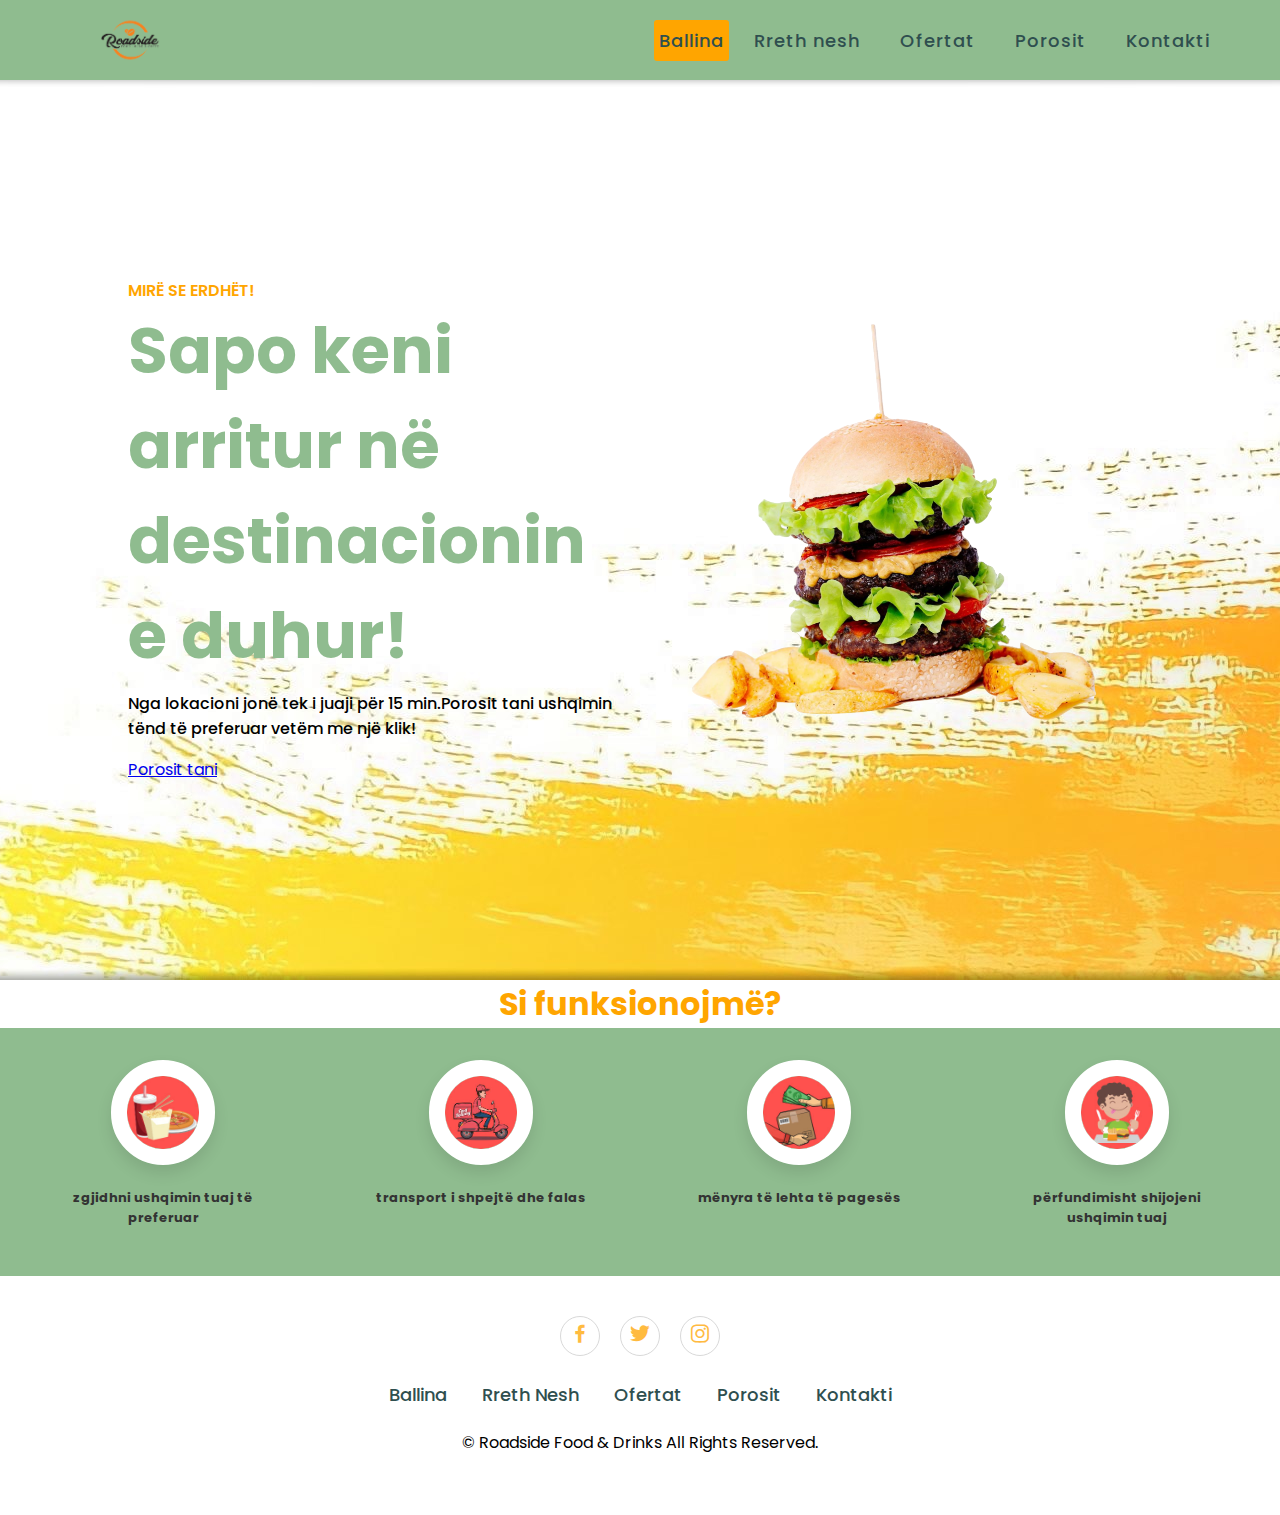
<file: index.html>
<!DOCTYPE html>
<html>

<head>
    <meta charset="utf-8">
    <title>Roadside Food &amp; Drinks</title>
    <!--Css-->
    <link rel="stylesheet" href="jsproject.css">

    <link rel="stylesheet" href="https://cdn.jsdelivr.net/npm/boxicons@latest/css/boxicons.min.css">
    <link rel="preconnect" href="https://fonts.googleapis.com">
    <link rel="preconnect" href="https://fonts.gstatic.com" crossorigin>
    <link href="https://fonts.googleapis.com/css2?family=Poppins:wght@200;300;400;500;600;700&display=swap" rel="stylesheet">
    <link href="https://cdn.jsdelivr.net/npm/bootstrap@5.3.0-alpha1/dist/css/bootstrap.min.css" rel="stylesheet" integrity="sha384-GLhlTQ8iRABdZLl6O3oVMWSktQOp6b7In1Zl3/Jr59b6EGGoI1aFkw7cmDA6j6gD" crossorigin="anonymous">
    <link rel="stylesheet" href="https://cdnjs.cloudflare.com/ajax/libs/font-awesome/5.15.3/css/all.min.css"/>
    <meta name="viewport" content="width=device-width, initial-scale=1.0">


</head>

<body>

    <id title="roadside food &amp drinks"></id>
    <!--Navbar-->
   <nav>
         <div class="logo">
            <img src="img/logo-removebg-preview.png">
         </div>
         <input type="checkbox" id="click">
         <label for="click" class="menu-btn">
         <i class="fas fa-bars"></i>
         </label>
         <ul>
            <li><a class="active" href="index.html">Ballina</a></li>
            <li><a href="rrethnesh.html">Rreth nesh</a></li>
            <li><a href="ofertat.html">Ofertat</a></li>
            <li><a href="porosit.html">Porosit</a></li>
            <li><a href="kontakti.html">Kontakti</a></li>
         </ul>
      </nav>

    <!---Ballina-->
    <section class="ah-ballina" id="ah-ballina">
        <div class="ah-ballina-teksti">
            <span>Mirë Se Erdhët!</span>
            <h1> Sapo keni arritur në destinacionin e duhur!</h1>
            <p>Nga lokacioni jonë tek i juaji për 15 min.Porosit tani ushqimin tënd të preferuar vetëm me një klik!</p>
           <a href="porosit.html" class="btn bg-warning text-dark" role="button">Porosit tani</a>

        </div>
        <div class="ah-ballina-img">
            <img src="img/HamburgerHero.png" alt="">
        </div>

    </section>



    <!--hapat se si funksionojme-->
    <div class="ah-step-container">
        <div class="ah-title">
            <h1> Si funksionojmë? </h1>
        </div>

        <section class="ah-steps">


            <div class="ah-box">
                <img src="img/step-1.jpg" alt="">
                <h3>zgjidhni ushqimin tuaj të preferuar</h3>
            </div>
            <div class="ah-box">
                <img src="img/step-2.jpg" alt="">
                <h3>transport i shpejtë dhe falas</h3>
            </div>
            <div class="ah-box">
                <img src="img/step-3.jpg" alt="">
                <h3>mënyra të lehta të pagesës</h3>
            </div>
            <div class="ah-box">
                <img src="img/step-4.jpg" alt="">
                <h3>përfundimisht shijojeni ushqimin tuaj</h3>
            </div>

        </section>


    </div>




    <section class="ah-footer">
        <div class="ah-social">
            <a href="#"><i class='bx bxl-facebook'></i></a>
            <a href="#"><i class='bx bxl-twitter'></i></a>
            <a href="#"><i class='bx bxl-instagram'></i></a>
        </div>
        
        <ul class="list">
        <li>
            <a href="jsproject.html">Ballina</a>
            </li>
        <li>
            <a href="rrethnesh.html">Rreth Nesh</a>
            </li>
        <li>
            <a href="ofertat.html">Ofertat</a>
            </li>
        <li>
            <a href="porosit.html">Porosit</a>
            </li>
        <li>
            <a href="kontakti.html">Kontakti</a>
            </li>
        </ul>
        
        <div class="ah-copyright">
            <p>&#169; Roadside Food &amp; Drinks All Rights Reserved.</p>
        </div>
    </section>


    <script src="jsproject.js"></script>
</body></html>
</file>
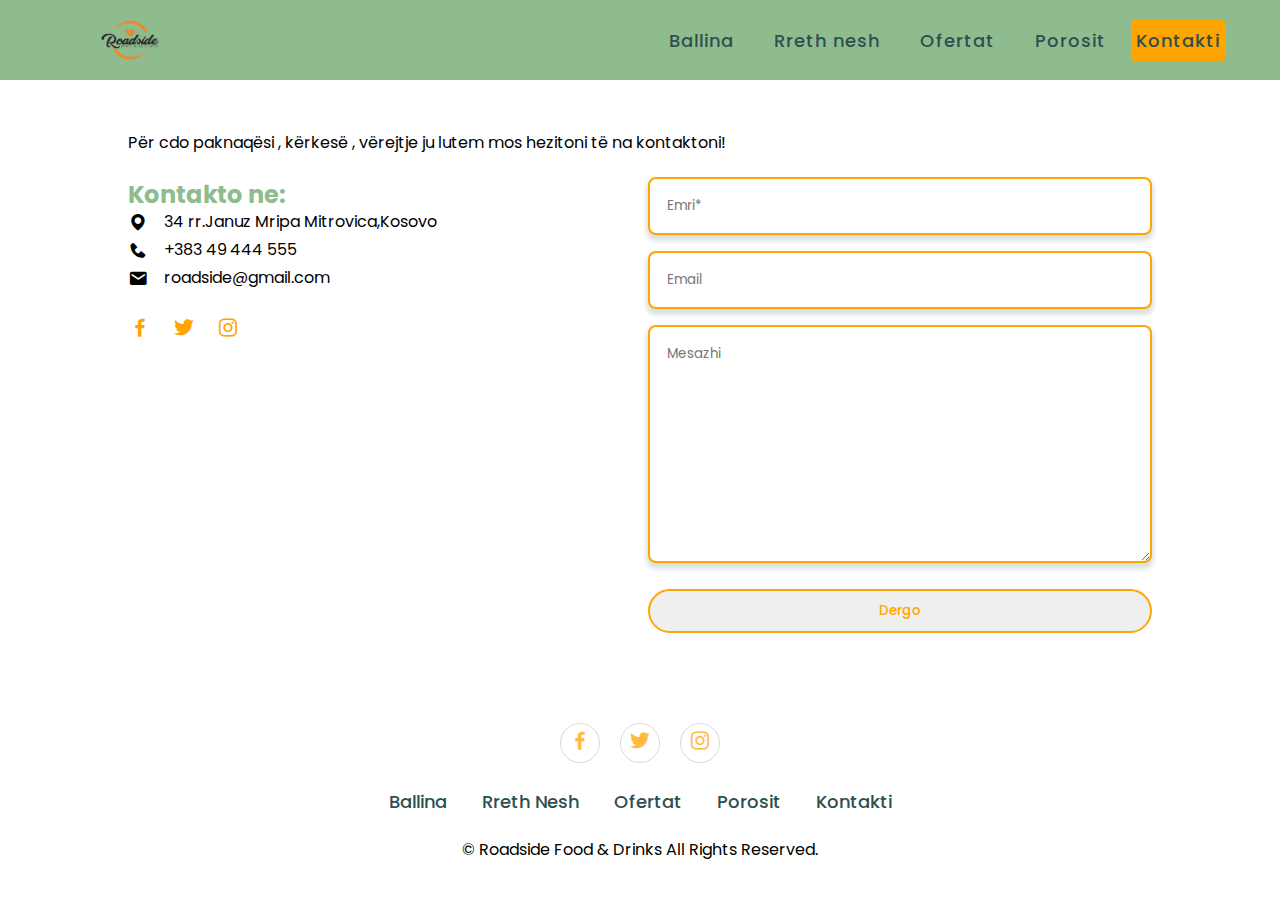
<file: kontakti.html>
<!DOCTYPE html>
<html>

<head>
    <meta charset="utf-8">
    <title>Roadside Food &amp; Drinks</title>
    <!--Css-->
    <link rel="stylesheet" href="jsproject.css">

    <link rel="stylesheet" href="https://cdn.jsdelivr.net/npm/boxicons@latest/css/boxicons.min.css">
    <link rel="preconnect" href="https://fonts.googleapis.com">
    <link rel="preconnect" href="https://fonts.gstatic.com" crossorigin>
    <link href="https://fonts.googleapis.com/css2?family=Poppins:wght@200;300;400;500;600;700&display=swap" rel="stylesheet">
    <link href="https://cdn.jsdelivr.net/npm/bootstrap@5.3.0-alpha1/dist/css/bootstrap.min.css" rel="stylesheet" integrity="sha384-GLhlTQ8iRABdZLl6O3oVMWSktQOp6b7In1Zl3/Jr59b6EGGoI1aFkw7cmDA6j6gD" crossorigin="anonymous">
    <link rel="stylesheet" href="https://cdnjs.cloudflare.com/ajax/libs/font-awesome/5.15.3/css/all.min.css"/>
    <meta name="viewport" content="width=device-width, initial-scale=1.0">
</head>

<body>
     <id title="roadside food &amp drinks"></id>
    <!--Navbar-->
<nav>
         <div class="logo">
            <img src="img/logo-removebg-preview.png">
         </div>
         <input type="checkbox" id="click">
         <label for="click" class="menu-btn">
         <i class="fas fa-bars"></i>
         </label>
         <ul>
            <li><a href="index.html">Ballina</a></li>
            <li><a href="rrethnesh.html">Rreth nesh</a></li>
            <li><a href="ofertat.html">Ofertat</a></li>
            <li><a href="porosit.html">Porosit</a></li>
            <li><a class="active" href="kontakti.html">Kontakti</a></li>
         </ul>
      </nav>

    <!--Kontakti-->
    <section class="ah-kontakti" id="ah-kontakti">
        <div class="ah-heading">
            <p>Për cdo paknaqësi , kërkesë , vërejtje ju lutem mos hezitoni të na kontaktoni!</p>
        </div>
        <div class="ah-kontakti-permbajtja">
            <div class="ah-kontakti-info">
                <h2>Kontakto ne:</h2>
                <div class="ah-adresa">
                    <i class='bx bxs-map'><span>34 rr.Januz Mripa Mitrovica,Kosovo</span></i>
                    <i class='bx bxs-phone'><span>+383 49 444 555</span></i>
                    <i class='bx bxs-envelope'><span>roadside@gmail.com</span></i>

                </div>

                <div class="ah-socialmedia">
                    <a href="#"><i class='bx bxl-facebook'></i></a>
                    <a href="#"><i class='bx bxl-twitter'></i></a>
                    <a href="#"><i class='bx bxl-instagram'></i></a>
                </div>
            </div>

            <div class="ah-formakontakti">
                <form action="">
                    <input type="text" placeholder="Emri*">
                    <input type="email" name="" id="" placeholder="Email">
                    <textarea name="" cols="30" rows="10" placeholder="Mesazhi"></textarea>
                    <button type="button" class="ah-btn btn-default" onclick="alert('Faleminderit shume per mesazhin tuaj , do mundohemi te ju kthejme pergjigje brenda 24 oreve!')">Dergo</button>
                </form>
            </div>
        </div>
    </section>

    <section class="ah-footer">
        <div class="ah-social">
            <a href="#"><i class='bx bxl-facebook'></i></a>
            <a href="#"><i class='bx bxl-twitter'></i></a>
            <a href="#"><i class='bx bxl-instagram'></i></a>
        </div>

        <ul class="list">
            <li>
                <a href="jsproject.html">Ballina</a>
            </li>
            <li>
                <a href="rrethnesh.html">Rreth Nesh</a>
            </li>
            <li>
                <a href="ofertat.html">Ofertat</a>
            </li>
            <li>
                <a href="porosit.html">Porosit</a>
            </li>
            <li>
                <a href="kontakti.html">Kontakti</a>
            </li>
        </ul>

        <div class="ah-copyright">
            <p>&#169; Roadside Food &amp; Drinks All Rights Reserved.</p>
        </div>
    </section>




    <script src="jsproject.js"></script></html>
</file>
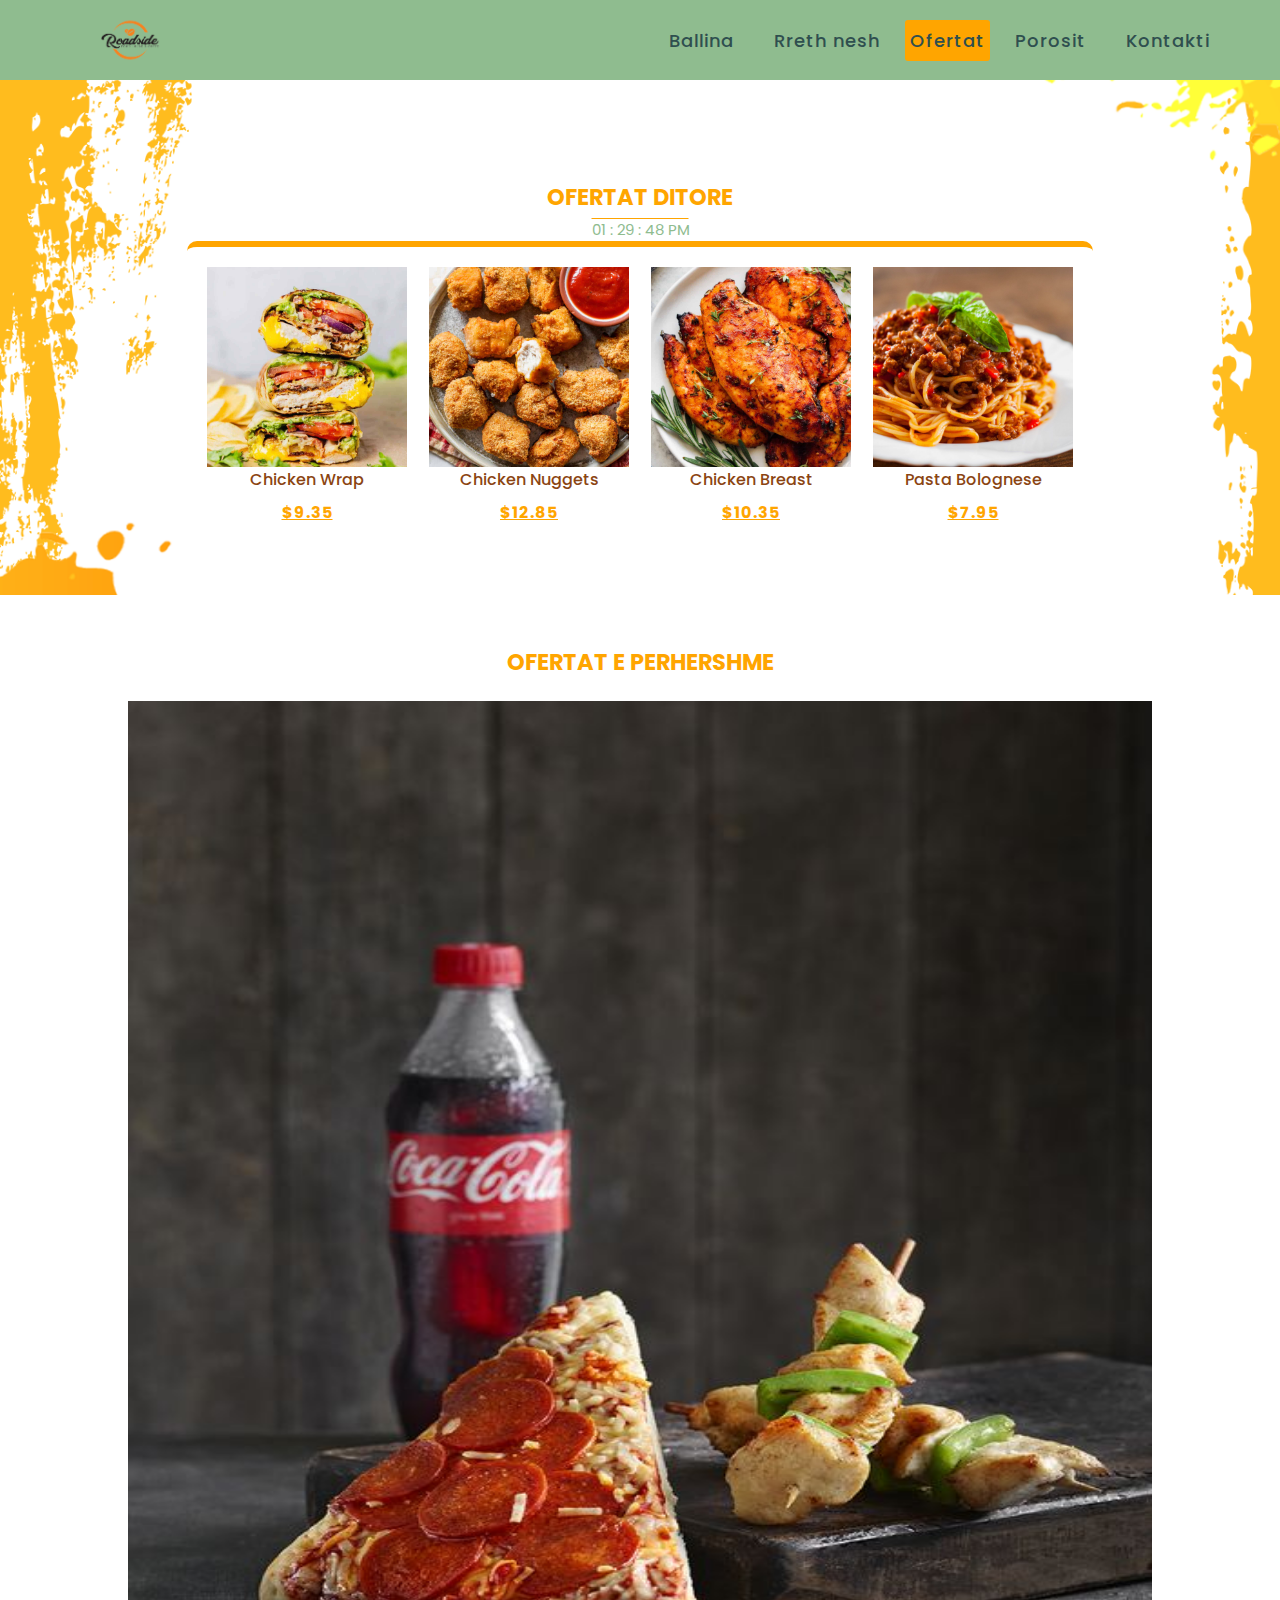
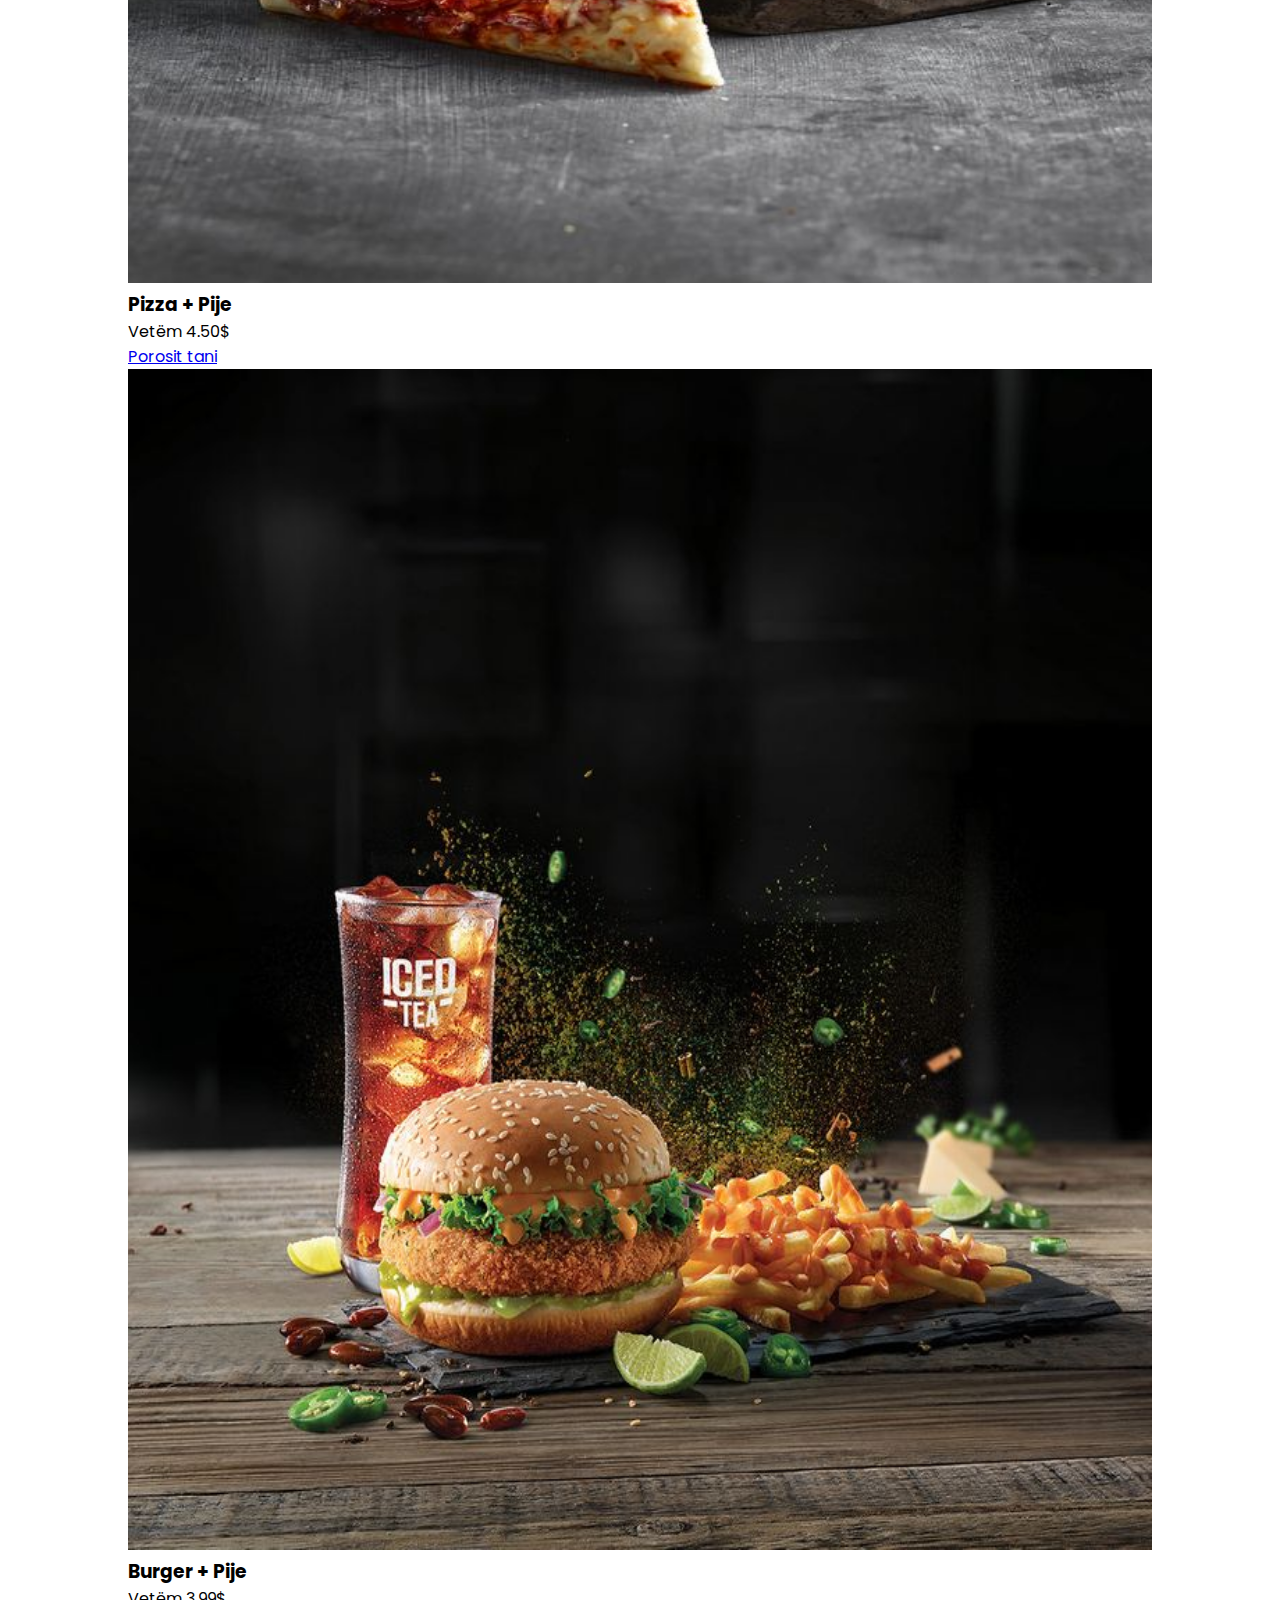
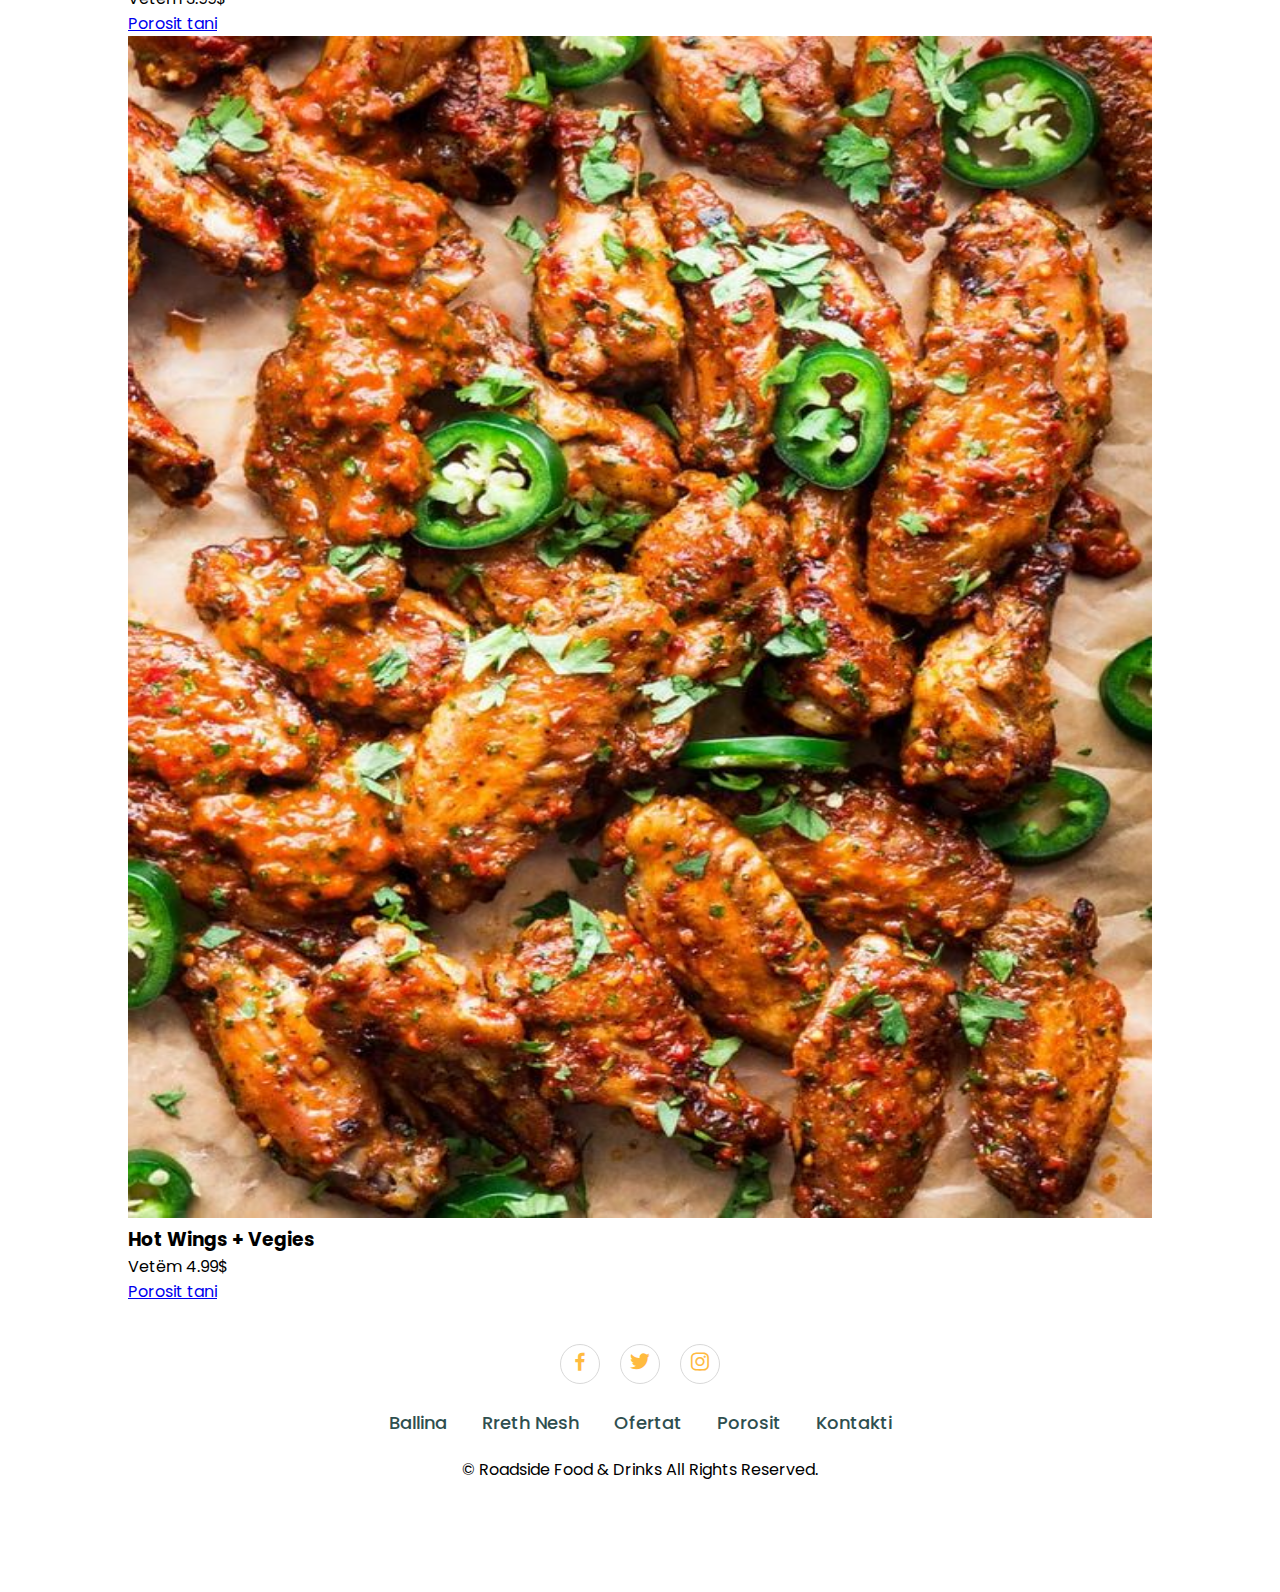
<file: ofertat.html>
<!DOCTYPE html>
<html>

<head>
    <meta charset="utf-8">
    <title>Roadside Food &amp; Drinks</title>
    <!--Css-->
    <link rel="stylesheet" href="jsproject.css">

    <link rel="stylesheet" href="https://cdn.jsdelivr.net/npm/boxicons@latest/css/boxicons.min.css">
    <link rel="preconnect" href="https://fonts.googleapis.com">
    <link rel="preconnect" href="https://fonts.gstatic.com" crossorigin>
    <link href="https://fonts.googleapis.com/css2?family=Poppins:wght@200;300;400;500;600;700&display=swap" rel="stylesheet">
    <link href="https://cdn.jsdelivr.net/npm/bootstrap@5.3.0-alpha1/dist/css/bootstrap.min.css" rel="stylesheet" integrity="sha384-GLhlTQ8iRABdZLl6O3oVMWSktQOp6b7In1Zl3/Jr59b6EGGoI1aFkw7cmDA6j6gD" crossorigin="anonymous">
    <link rel="stylesheet" href="https://cdnjs.cloudflare.com/ajax/libs/font-awesome/5.15.3/css/all.min.css"/>
    <meta name="viewport" content="width=device-width, initial-scale=1.0">

</head>

<body>
    <id title="roadside food &amp drinks"></id>
    <!--Navbar-->
    <nav>
         <div class="logo">
            <img src="img/logo-removebg-preview.png">
         </div>
         <input type="checkbox" id="click">
         <label for="click" class="menu-btn">
         <i class="fas fa-bars"></i>
         </label>
         <ul>
            <li><a href="index.html">Ballina</a></li>
            <li><a href="rrethnesh.html">Rreth nesh</a></li>
            <li><a class="active" href="ofertat.html">Ofertat</a></li>
            <li><a href="porosit.html">Porosit</a></li>
            <li><a href="kontakti.html">Kontakti</a></li>
         </ul>
    </nav>



    <!---Ofertat ditore-->
    <section class="ah-ofertat-ditore" id="ofertat-ditore">
        <h1>Ofertat Ditore </h1>


        <!--Ora-->

        <body onload="realtimeora()">
            <div class="ah-permbajtja-kryesore">
                <div id="ora"></div>
            </div>

        </body>



        <div class="ah-rreth-permbajtjes">
            <div class="ah-rreth-box">
                <div class="ah-box-img">
                    <img src="img/chickenwrap.jpg" alt="">
                </div>
                <h3>Chicken Wrap </h3>
                <h2>$9.35</h2>


            </div>


            <div class="ah-rreth-box">
                <div class="ah-box-img">
                    <img src="img/chickennuggets.jpg" alt="">
                </div>
                <h3>Chicken Nuggets</h3>
                <h2>$12.85</h2>
            </div>



            <div class="ah-rreth-box">
                <div class="ah-box-img">
                    <img src="img/chickenbreast.jpg" alt="">
                </div>
                <h3>Chicken Breast</h3>
                <h2>$10.35</h2>
            </div>


            <div class="ah-rreth-box">
                <div class="ah-box-img">
                    <img src="img/bolognese.jpg" alt="">
                </div>
                <h3>Pasta Bolognese</h3>
                <h2>$7.95</h2>
            </div>
        </div>
    </section>


<section class="portfolio section-padding" id="portfolio">
		<div class="container">
			<div class="row">
				<div class="col-md-12">
					<div class="section-header text-center pb-5">
					</div>
                     <div class="ah-ofertat-perhershme" id="ofertat-perhershme">
        <h1>OFERTAT E PERHERSHME</h1>
    </div>
				</div>
			</div>
			<div class="row">
				<div class="col-12 col-md-12 col-lg-4">
					<div class="card text-light text-center bg-white pb-2">
						<div class="card-body text-dark">
							<div class="img-area mb-4"><img alt="" class="img-fluid" src="img/pizzaandcola.jpg"></div>
							<h3 class="card-title">Pizza + Pije</h3>
							<p class="lead">Vetëm 4.50$</p><a href="porosit.html" class="btn bg-warning text-dark" role="button">Porosit tani</a>
						</div>
					</div>
				</div>
				<div class="col-12 col-md-12 col-lg-4">
					<div class="card text-light text-center bg-white pb-2">
						<div class="card-body text-dark">
							<div class="img-area mb-4"><img alt="" class="img-fluid" src="img/h.jpg"></div>
							<h3 class="card-title">Burger + Pije</h3>
							<p class="lead">Vetëm 3.99$</p><a href="porosit.html" class="btn bg-warning text-dark" role="button">Porosit tani</a>
						</div>
					</div>
				</div>
				<div class="col-12 col-md-12 col-lg-4">
					<div class="card text-light text-center bg-white pb-2">
						<div class="card-body text-dark">
							<div class="img-area mb-4"><img alt="" class="img-fluid" src="img/hotwingsandvegies.jpg"></div>
							<h3 class="card-title">Hot Wings + Vegies</h3>
							<p class="lead">Vetëm 4.99$</p><a href="porosit.html" class="btn bg-warning text-dark" role="button">Porosit tani</a>
						</div>
					</div>
				</div>
			</div>
		</div>
    
  





    <script src="https://code.jquery.com/jquery-3.2.1.slim.min.js" integrity="sha384-KJ3o2DKtIkvYIK3UENzmM7KCkRr/rE9/Qpg6aAZGJwFDMVNA/GpGFF93hXpG5KkN" crossorigin="anonymous"></script>
    <script src="https://cdn.jsdelivr.net/npm/popper.js@1.12.9/dist/umd/popper.min.js" integrity="sha384-ApNbgh9B+Y1QKtv3Rn7W3mgPxhU9K/ScQsAP7hUibX39j7fakFPskvXusvfa0b4Q" crossorigin="anonymous"></script>
    <script src="https://cdn.jsdelivr.net/npm/bootstrap@4.0.0/dist/js/bootstrap.min.js" integrity="sha384-JZR6Spejh4U02d8jOt6vLEHfe/JQGiRRSQQxSfFWpi1MquVdAyjUar5+76PVCmYl" crossorigin="anonymous"></script>

 <section class="ah-footer">
        <div class="ah-social">
            <a href="#"><i class='bx bxl-facebook'></i></a>
            <a href="#"><i class='bx bxl-twitter'></i></a>
            <a href="#"><i class='bx bxl-instagram'></i></a>
        </div>
        
        <ul class="list">
        <li>
            <a href="jsproject.html">Ballina</a>
            </li>
        <li>
            <a href="rrethnesh.html">Rreth Nesh</a>
            </li>
        <li>
            <a href="ofertat.html">Ofertat</a>
            </li>
        <li>
            <a href="porosit.html">Porosit</a>
            </li>
        <li>
            <a href="kontakti.html">Kontakti</a>
            </li>
        </ul>
        
        <div class="ah-copyright">
            <p>&#169; Roadside Food &amp; Drinks All Rights Reserved.</p>
        </div>
    </section>




    <script src="jsproject.js"></script>

</html>
</file>
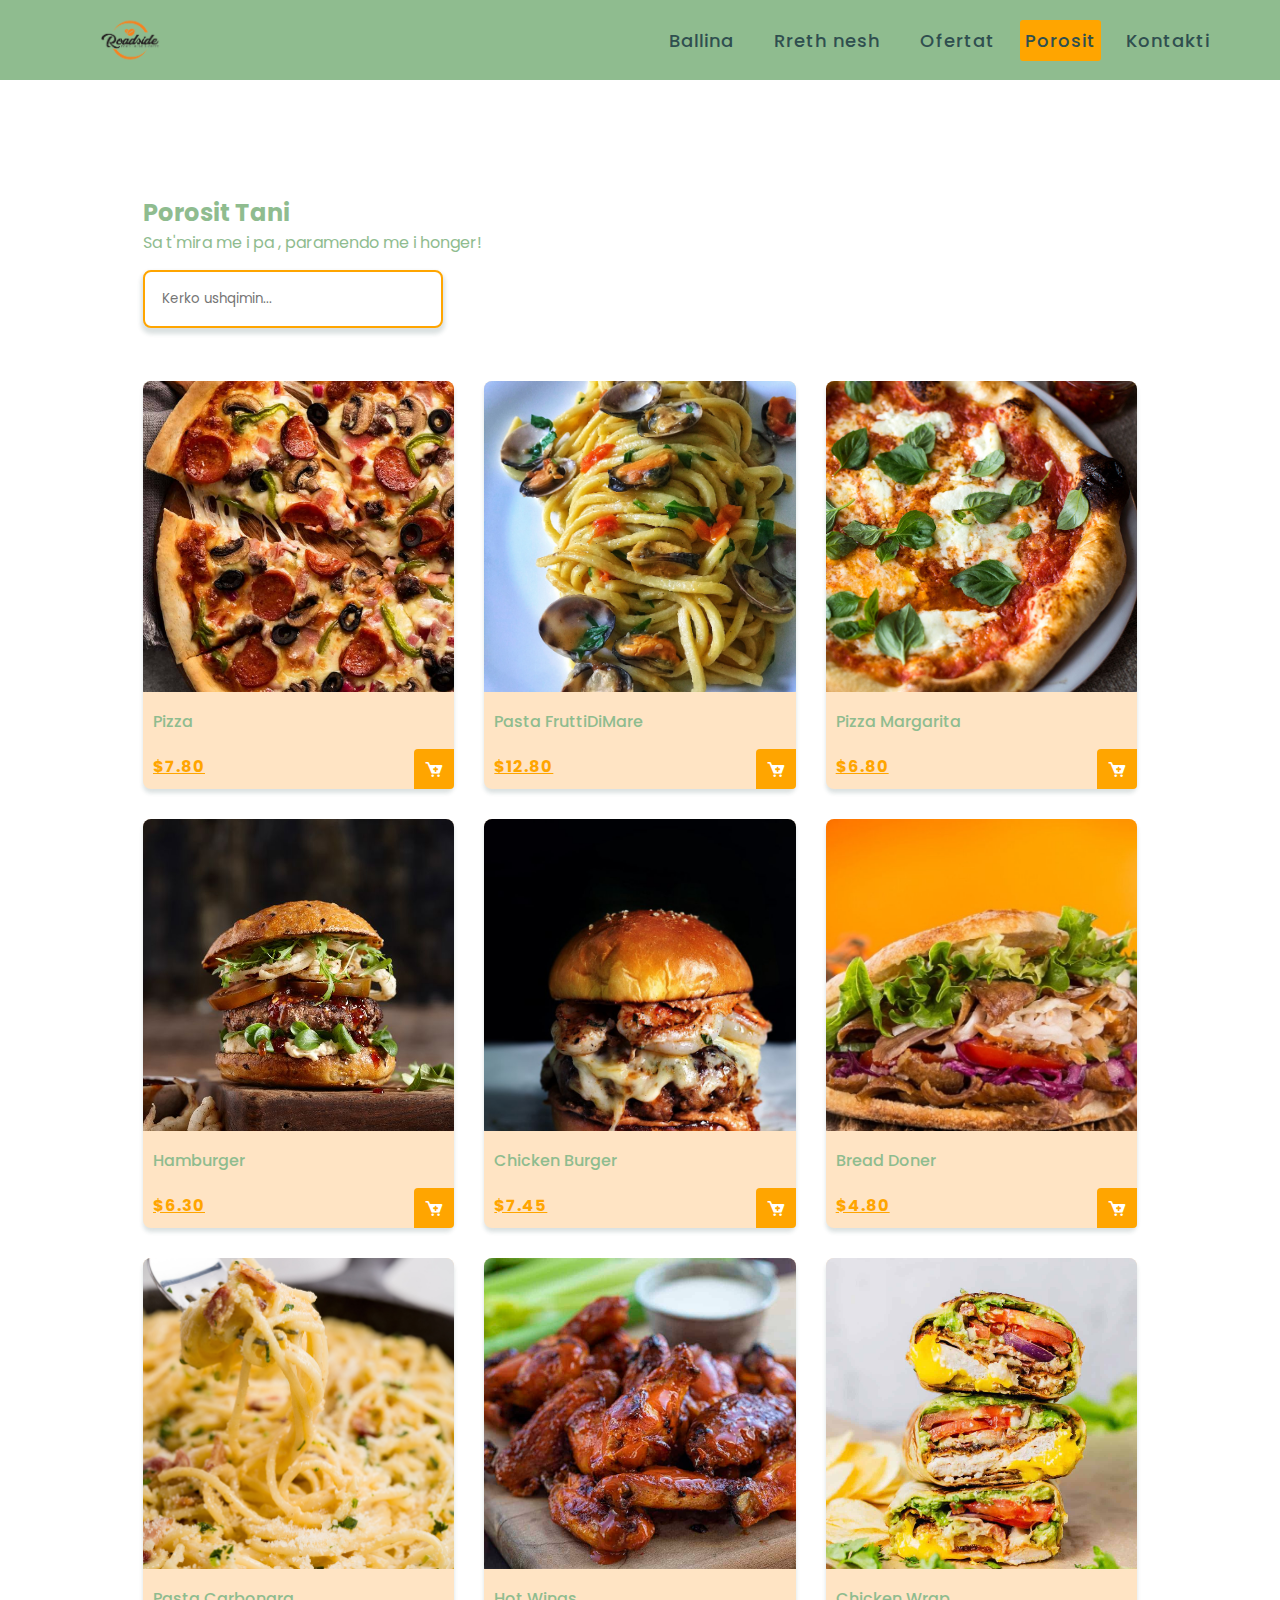
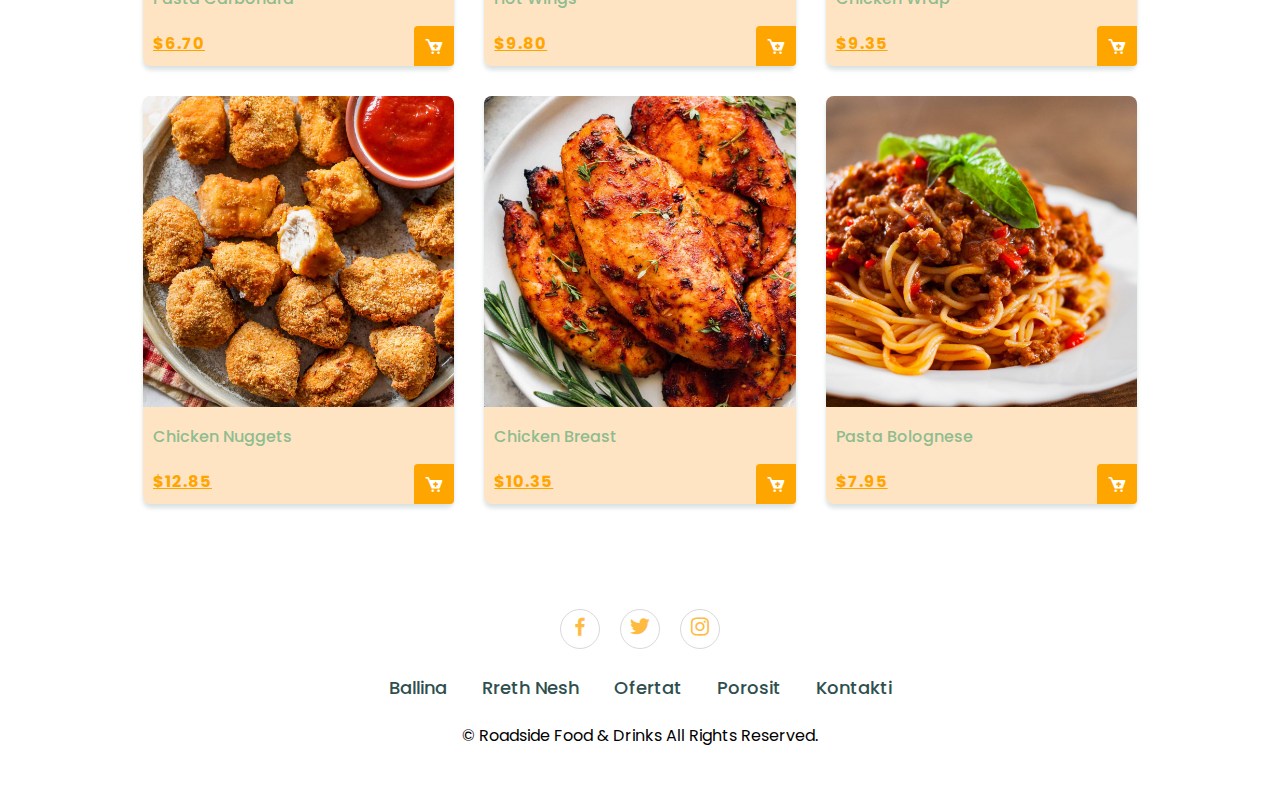
<file: porosit.html>
<!DOCTYPE html>
<html>

<head>
    <meta charset="utf-8">
    <title>Roadside Food &amp; Drinks</title>
    <!--Css-->
    <link rel="stylesheet" href="jsproject.css">

    <link rel="stylesheet" href="https://cdn.jsdelivr.net/npm/boxicons@latest/css/boxicons.min.css">
    <link rel="preconnect" href="https://fonts.googleapis.com">
    <link rel="preconnect" href="https://fonts.gstatic.com" crossorigin>
    <link href="https://fonts.googleapis.com/css2?family=Poppins:wght@200;300;400;500;600;700&display=swap" rel="stylesheet">
    <link href="https://cdn.jsdelivr.net/npm/bootstrap@5.3.0-alpha1/dist/css/bootstrap.min.css" rel="stylesheet" integrity="sha384-GLhlTQ8iRABdZLl6O3oVMWSktQOp6b7In1Zl3/Jr59b6EGGoI1aFkw7cmDA6j6gD" crossorigin="anonymous">
    <link rel="stylesheet" href="https://cdnjs.cloudflare.com/ajax/libs/font-awesome/5.15.3/css/all.min.css"/>
    <meta name="viewport" content="width=device-width, initial-scale=1.0">
</head>

<body>
    <id title="roadside food &amp drinks"></id>
    <!--Navbar-->
   <nav>
         <div class="logo">
            <img src="img/logo-removebg-preview.png">
         </div>
         <input type="checkbox" id="click">
         <label for="click" class="menu-btn">
         <i class="fas fa-bars"></i>
         </label>
         <ul>
            <li><a  href="index.html">Ballina</a></li>
            <li><a href="rrethnesh.html">Rreth nesh</a></li>
            <li><a href="ofertat.html">Ofertat</a></li>
            <li><a class="active" href="porosit.html">Porosit</a></li>
            <li><a href="kontakti.html">Kontakti</a></li>
         </ul>
      </nav>




 
    <!--POROSIT TANI-->
    <section class="ah-porosit-tani" id="porosit-tani">
        <div class="ah-fillimi">
            <h2>Porosit Tani</h2>
            <p>Sa t'mira me i pa , paramendo me i honger!</p>

        </div>

        <!---Filter-->
        <div class="filtrimi">
            <div class="filtri">
                <form action="#" onsubmit="return false">
                    <input type="text" id="search" placeholder="Kerko ushqimin...">
                </form>
            </div>




            <div class="ah-shop-container">
                <div class="ah-shop-box">
                    <div class="ah-shop-img">
                        <img src="img/pizza1.jpg" alt="">
                    </div>
                    <div class="ah-filtrimi-produkteve">
                        <h3> Pizza</h3>
                        <h2> $7.80</h2>
                        <i class='bx bxs-cart-add'></i>
                    </div>

                </div>

                <div class="ah-shop-box">
                    <div class="ah-shop-img">
                        <img src="img/fruttidimare1.jpg" alt="">
                    </div>
                    <div class="ah-filtrimi-produkteve">
                        <h3> Pasta FruttiDiMare</h3>
                        <h2> $12.80</h2>
                        <i class='bx bxs-cart-add'></i>
                    </div>
                </div>


                <div class="ah-shop-box">
                    <div class="ah-shop-img">
                        <img src="img/Pizza%20Margherita%20-%20Recette%20-%20Stefano%20Faita.png" alt="">
                    </div>
                    <div class="ah-filtrimi-produkteve">
                        <h3> Pizza Margarita</h3>
                        <h2> $6.80</h2>
                        <i class='bx bxs-cart-add'></i>
                    </div>
                </div>



                <div class="ah-shop-box">
                    <div class="ah-shop-img">
                        <img src="img/Burger%20-%20Omid%20Daghighi%20on%20Fstoppers.jpg" alt="">
                    </div>
                    <div class="ah-filtrimi-produkteve">
                        <h3> Hamburger</h3>
                        <h2> $6.30</h2>
                        <i class='bx bxs-cart-add'></i>
                    </div>
                </div>



                <div class="ah-shop-box">
                    <div class="ah-shop-img">
                        <img src="img/MEXICAN%20CHORIZO%20+%20GARLIC%20SHRIMP%20BURGER.jpg" alt="">
                    </div>
                    <div class="ah-filtrimi-produkteve">
                        <h3> Chicken Burger</h3>
                        <h2> $7.45</h2>
                        <i class='bx bxs-cart-add'></i>
                    </div>
                </div>


                <div class="ah-shop-box">
                    <div class="ah-shop-img">
                        <img src="img/breaddoner.jpg" alt="">
                    </div>
                    <div class="ah-filtrimi-produkteve">
                        <h3> Bread Doner</h3>
                        <h2> $4.80</h2>
                        <i class='bx bxs-cart-add'></i>
                    </div>
                </div>

                <div class="ah-shop-box">
                    <div class="ah-shop-img">
                        <img src="img/carbonara.jpg" alt="">
                    </div>
                    <div class="ah-filtrimi-produkteve">
                        <h3> Pasta Carbonara</h3>
                        <h2> $6.70</h2>
                        <i class='bx bxs-cart-add'></i>
                    </div>
                </div>

                <div class="ah-shop-box">
                    <div class="ah-shop-img">
                        <img src="img/hotwings.jpg" alt="">
                    </div>
                    <div class="ah-filtrimi-produkteve">
                        <h3> Hot Wings</h3>
                        <h2> $9.80</h2>
                        <i class='bx bxs-cart-add'></i>
                    </div>
                </div>

                <div class="ah-shop-box">
                    <div class="ah-shop-img">
                        <img src="img/chickenwrap.jpg" alt="">
                    </div>
                    <div class="ah-filtrimi-produkteve">
                        <h3>Chicken Wrap</h3>
                        <h2> $9.35</h2>
                        <i class='bx bxs-cart-add'></i>
                    </div>
                </div>


                <div class="ah-shop-box">
                    <div class="ah-shop-img">
                        <img src="img/chickennuggets.jpg" alt="">
                    </div>
                    <div class="ah-filtrimi-produkteve">
                        <h3> Chicken Nuggets</h3>
                        <h2> $12.85</h2>
                        <i class='bx bxs-cart-add'></i>
                    </div>
                </div>


                <div class="ah-shop-box">
                    <div class="ah-shop-img">
                        <img src="img/chickenbreast.jpg" alt="">
                    </div>
                    <div class="ah-filtrimi-produkteve">
                        <h3> Chicken Breast</h3>
                        <h2> $10.35</h2>
                        <i class='bx bxs-cart-add'></i>
                    </div>
                </div>


                <div class="ah-shop-box">
                    <div class="ah-shop-img">
                        <img src="img/bolognese.jpg" alt="">
                    </div>
                    <div class="ah-filtrimi-produkteve">
                        <h3> Pasta Bolognese</h3>
                        <h2> $7.95</h2>
                        <i class='bx bxs-cart-add'></i>
                    </div>
                </div>

    </section>

    <section class="ah-footer">
        <div class="ah-social">
            <a href="#"><i class='bx bxl-facebook'></i></a>
            <a href="#"><i class='bx bxl-twitter'></i></a>
            <a href="#"><i class='bx bxl-instagram'></i></a>
        </div>

        <ul class="list">
            <li>
                <a href="jsproject.html">Ballina</a>
            </li>
            <li>
                <a href="rrethnesh.html">Rreth Nesh</a>
            </li>
            <li>
                <a href="ofertat.html">Ofertat</a>
            </li>
            <li>
                <a href="porosit.html">Porosit</a>
            </li>
            <li>
                <a href="kontakti.html">Kontakti</a>
            </li>
        </ul>

        <div class="ah-copyright">
            <p>&#169; Roadside Food &amp; Drinks All Rights Reserved.</p>
        </div>
    </section>



    <script src="jsproject.js"></script></html>
</file>
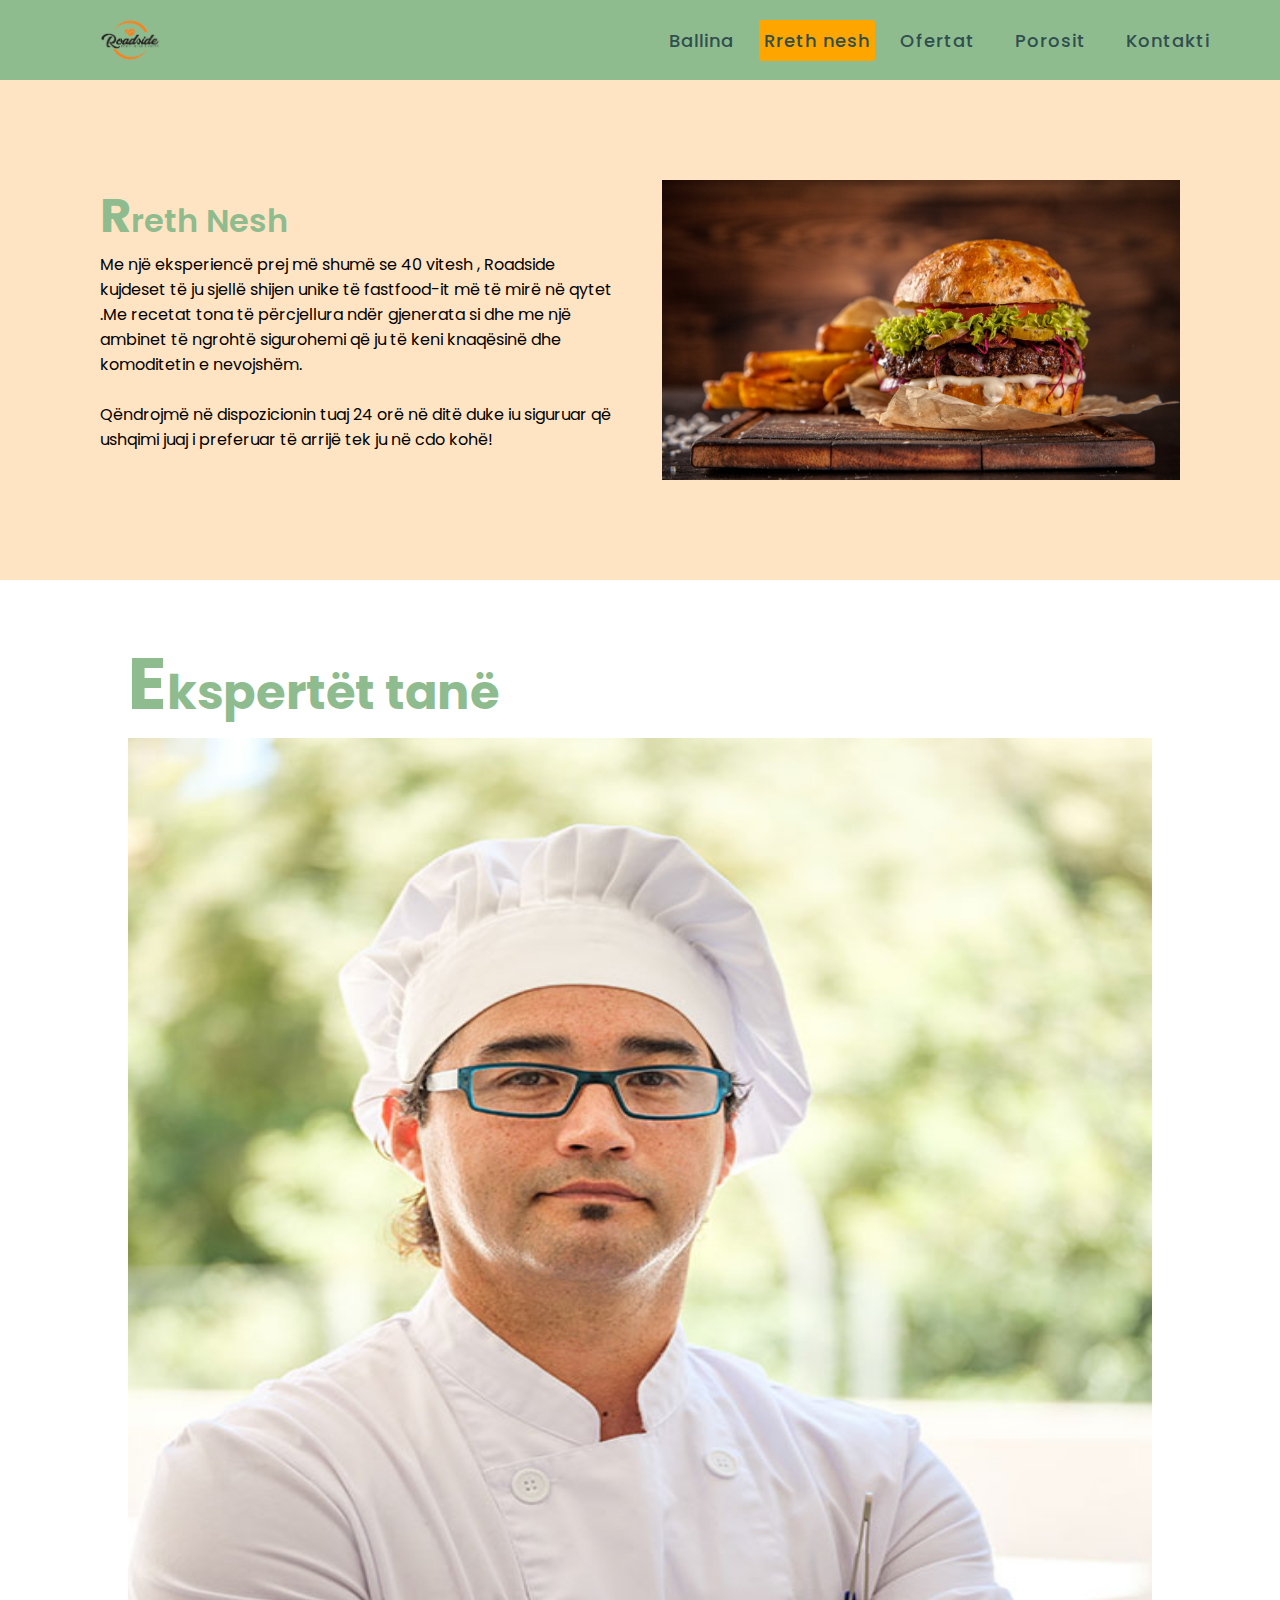
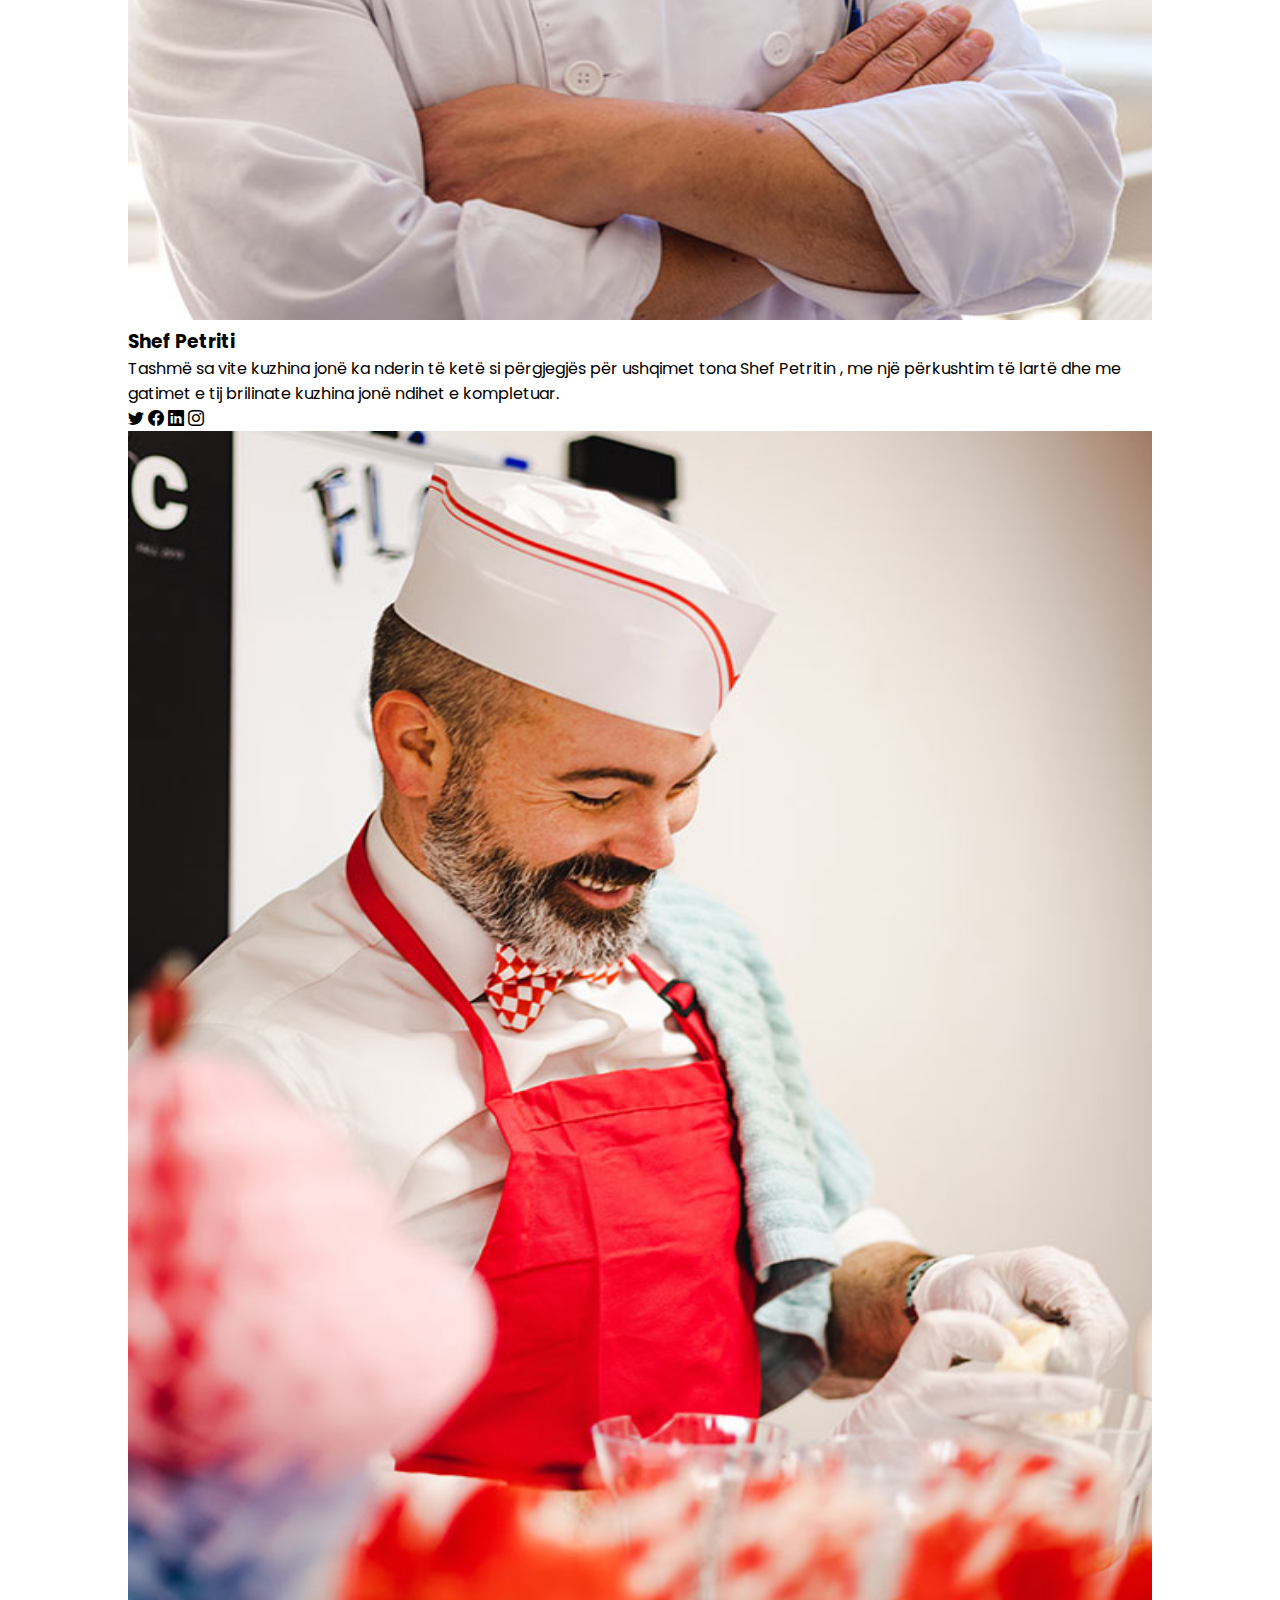
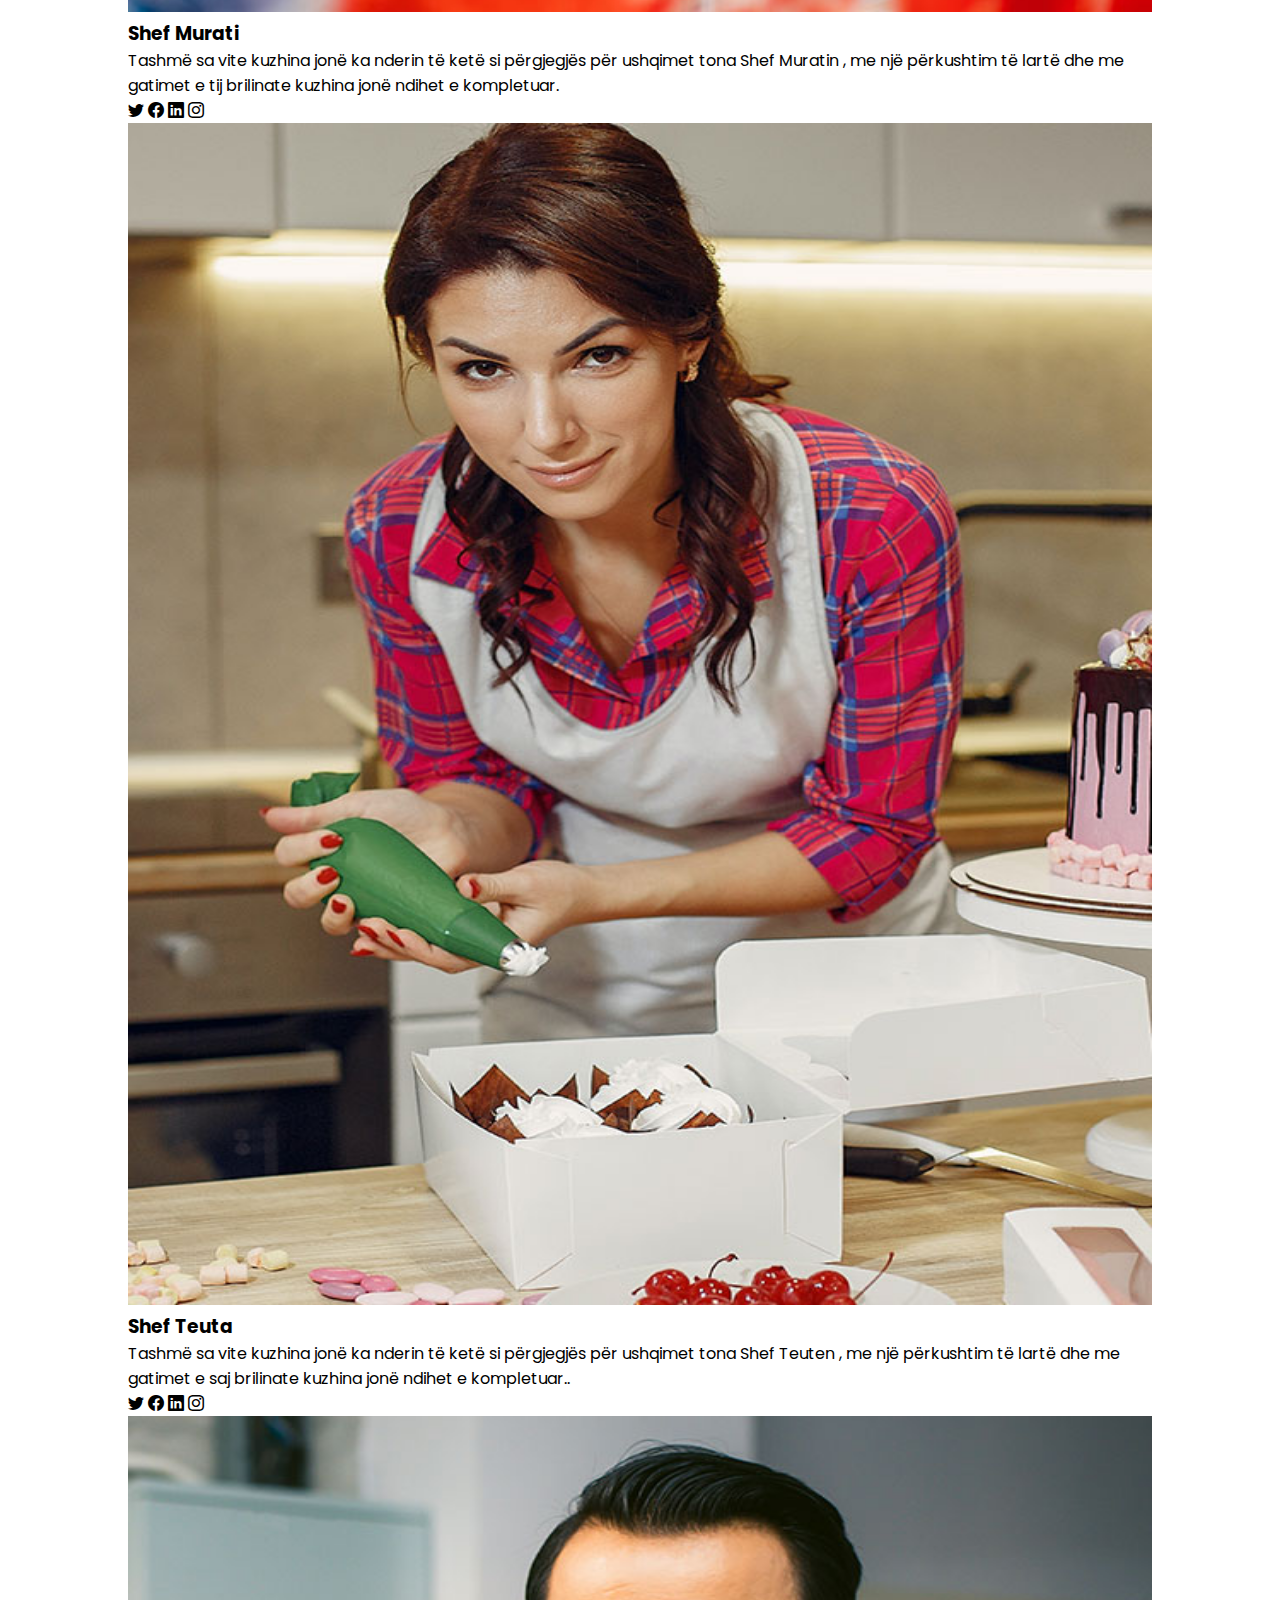
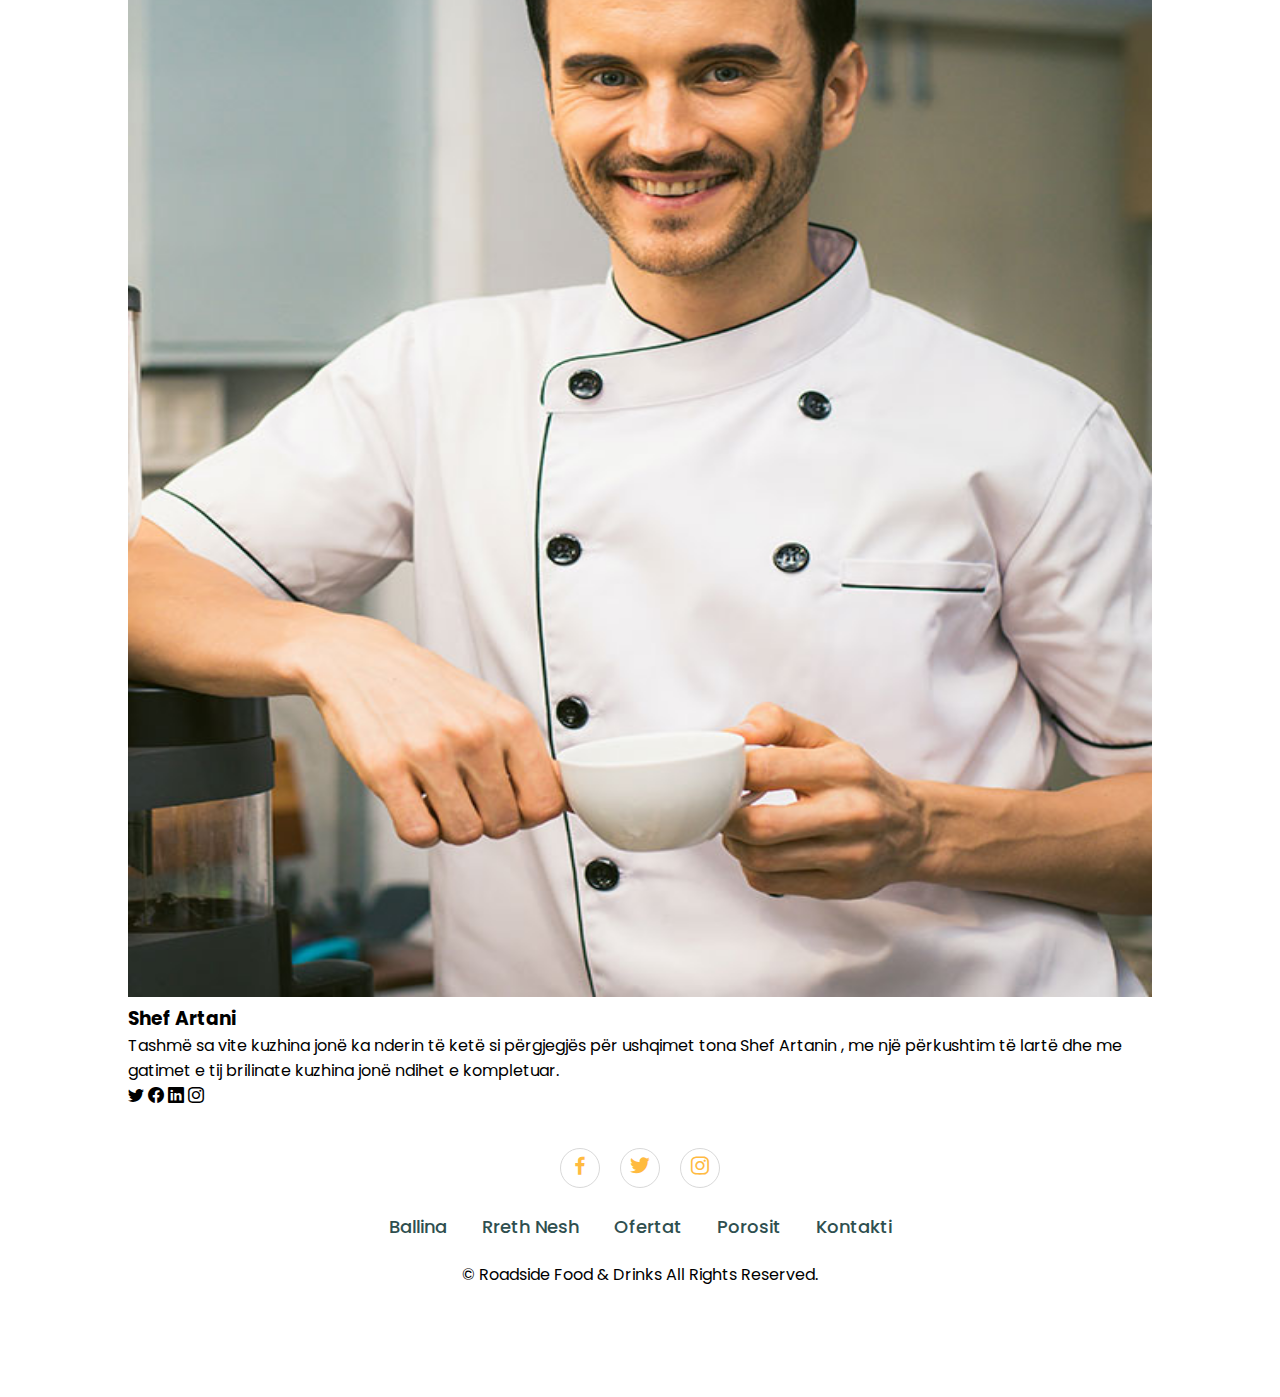
<file: rrethnesh.html>
<!DOCTYPE html>
<html>

<head>
    <meta charset="utf-8">
    <title>Roadside Food &amp; Drinks</title>
    <!--Css-->
    <link rel="stylesheet" href="jsproject.css">

    <link rel="stylesheet" href="https://cdn.jsdelivr.net/npm/boxicons@latest/css/boxicons.min.css">
    <link rel="preconnect" href="https://fonts.googleapis.com">
    <link rel="preconnect" href="https://fonts.gstatic.com" crossorigin>
    <link href="https://fonts.googleapis.com/css2?family=Poppins:wght@200;300;400;500;600;700&display=swap" rel="stylesheet">
    <link href="https://cdn.jsdelivr.net/npm/bootstrap@5.3.0-alpha1/dist/css/bootstrap.min.css" rel="stylesheet" integrity="sha384-GLhlTQ8iRABdZLl6O3oVMWSktQOp6b7In1Zl3/Jr59b6EGGoI1aFkw7cmDA6j6gD" crossorigin="anonymous">
    <link rel="stylesheet" href="https://cdnjs.cloudflare.com/ajax/libs/font-awesome/5.15.3/css/all.min.css" />
    <meta name="viewport" content="width=device-width, initial-scale=1.0">
    <link href="https://cdn.jsdelivr.net/npm/bootstrap-icons@1.7.2/font/bootstrap-icons.css" rel="stylesheet">

</head>

<body>
    <id title="roadside food &amp drinks"></id>
    <!--Navbar-->
    <nav>
        <div class="logo">
            <img src="img/logo-removebg-preview.png">
        </div>
        <input type="checkbox" id="click">
        <label for="click" class="menu-btn">
            <i class="fas fa-bars"></i>
        </label>
        <ul>
            <li><a href="index.html">Ballina</a></li>
            <li><a class="active" href="rrethnesh.html">Rreth nesh</a></li>
            <li><a href="ofertat.html">Ofertat</a></li>
            <li><a href="porosit.html">Porosit</a></li>
            <li><a href="kontakti.html">Kontakti</a></li>
        </ul>
    </nav>


    <!--- rreth nesh--->


    <section class="ah-rrethnesh" id="ah-rrethnesh">
        <div class="ah-rreshti">
            <div class="ah-kolona">
                <h2 class="ah-titleText"><span>R</span>reth Nesh</h2>
                <p>Me një eksperiencë prej më shumë se 40 vitesh , Roadside kujdeset të ju sjellë shijen unike të fastfood-it më të mirë në qytet .Me recetat tona të përcjellura ndër gjenerata si dhe me një ambinet të ngrohtë sigurohemi që ju të keni knaqësinë dhe komoditetin e nevojshëm.<br><br>
                    Qëndrojmë në dispozicionin tuaj 24 orë në ditë duke iu siguruar që ushqimi juaj i preferuar të arrijë tek ju në cdo kohë!</p>


            </div>
            <div class="ah-kolona">
                <div class="ah-imgBx">
                    <img src="img/rrethnesh.jpg" </div>
                </div>

            </div>


    </section>

    <section class="team section-padding" id="team">
        <div class="container">
            <div class="row">
                <div class="col-md-12">
                    <div class="ah-titleText">
                        <h2><span>E</span>kspertët tanë</h2>
                    </div>
                </div>
            </div>
            <div class="row">
                <div class="col-12 col-md-6 col-lg-3">
                    <div class="card text-center">
                        <div class="card-body">
                            <img alt="" class="img-fluid rounded-circle" src="img/expert1.jpg">
                            <h3 class="card-title py-2">Shef Petriti</h3>
                            <p class="card-text">Tashmë sa vite kuzhina jonë ka nderin të ketë si përgjegjës për ushqimet tona Shef Petritin , me një përkushtim të lartë dhe me gatimet e tij brilinate kuzhina jonë ndihet e kompletuar.</p>
                            <p class="socials"><i class="bi bi-twitter text-dark mx-1"></i> <i class="bi bi-facebook text-dark mx-1"></i> <i class="bi bi-linkedin text-dark mx-1"></i> <i class="bi bi-instagram text-dark mx-1"></i></p>
                        </div>
                    </div>
                </div>
                <div class="col-12 col-md-6 col-lg-3">
                    <div class="card text-center">
                        <div class="card-body">
                            <img alt="" class="img-fluid rounded-circle" src="img/expert2.jpg">
                            <h3 class="card-title py-2">Shef Murati</h3>
                            <p class="card-text">Tashmë sa vite kuzhina jonë ka nderin të ketë si përgjegjës për ushqimet tona Shef Muratin , me një përkushtim të lartë dhe me gatimet e tij brilinate kuzhina jonë ndihet e kompletuar.</p>
                            <p class="socials"><i class="bi bi-twitter text-dark mx-1"></i> <i class="bi bi-facebook text-dark mx-1"></i> <i class="bi bi-linkedin text-dark mx-1"></i> <i class="bi bi-instagram text-dark mx-1"></i></p>
                        </div>
                    </div>
                </div>
                <div class="col-12 col-md-6 col-lg-3">
                    <div class="card text-center">
                        <div class="card-body">
                            <img alt="" class="img-fluid rounded-circle" src="img/expert3.jpg">
                            <h3 class="card-title py-2">Shef Teuta</h3>
                            <p class="card-text">Tashmë sa vite kuzhina jonë ka nderin të ketë si përgjegjës për ushqimet tona Shef Teuten , me një përkushtim të lartë dhe me gatimet e saj brilinate kuzhina jonë ndihet e kompletuar..</p>
                            <p class="socials"><i class="bi bi-twitter text-dark mx-1"></i> <i class="bi bi-facebook text-dark mx-1"></i> <i class="bi bi-linkedin text-dark mx-1"></i> <i class="bi bi-instagram text-dark mx-1"></i></p>
                        </div>
                    </div>
                </div>
                <div class="col-12 col-md-6 col-lg-3">
                    <div class="card text-center">
                        <div class="card-body">
                            <img alt="" class="img-fluid rounded-circle" src="img/expert4.jpg">
                            <h3 class="card-title py-2">Shef Artani</h3>
                            <p class="card-text">Tashmë sa vite kuzhina jonë ka nderin të ketë si përgjegjës për ushqimet tona Shef Artanin , me një përkushtim të lartë dhe me gatimet e tij brilinate kuzhina jonë ndihet e kompletuar.</p>
                            <p class="socials"><i class="bi bi-twitter text-dark mx-1"></i> <i class="bi bi-facebook text-dark mx-1"></i> <i class="bi bi-linkedin text-dark mx-1"></i> <i class="bi bi-instagram text-dark mx-1"></i></p>
                        </div>
                    </div>
                </div>
            </div>
        </div>




        </div>

        <section class="ah-footer">
            <div class="ah-social">
                <a href="#"><i class='bx bxl-facebook'></i></a>
                <a href="#"><i class='bx bxl-twitter'></i></a>
                <a href="#"><i class='bx bxl-instagram'></i></a>
            </div>

            <ul class="list">
                <li>
                    <a href="jsproject.html">Ballina</a>
                </li>
                <li>
                    <a href="rrethnesh.html">Rreth Nesh</a>
                </li>
                <li>
                    <a href="ofertat.html">Ofertat</a>
                </li>
                <li>
                    <a href="porosit.html">Porosit</a>
                </li>
                <li>
                    <a href="kontakti.html">Kontakti</a>
                </li>
            </ul>

            <div class="ah-copyright">
                <p>&#169; Roadside Food &amp; Drinks All Rights Reserved.</p>
            </div>
        </section>






        <script src="jsproject.js"></script>



</html>
</file>
<file: jsproject.css>
@import url('https://fonts.googleapis.com/css2?family=Poppins:wght@200;300;400;500;600;700&display=swap');


:root{
    --main-color: orange;
    --second-color : darkseagreen;
    
}

section{
    padding: 50px 10%;
    
}

img{
    width: 100%;
}

*::selection{
    color: white;
    background: var(--main-color);
    
}

*{
  margin: 0;
  padding: 0;
  box-sizing: border-box;
  font-family: 'Poppins', sans-serif;
} 

.logo{
    display: flex;
    align-content:center;
    font-size: 16px;
    font-weight: 600;
    color: black;
}

.logo img{
    width: 60px;
    margin-right: 10px;
}
nav{
  display: flex;
  height: 80px;
  width: 100%;
  background: var(--second-color);
  align-items: center;
  justify-content: space-between;
  padding: 0 50px 0 100px;
  flex-wrap: wrap;
}
nav ul{
  display: flex;
  flex-wrap: wrap;
  list-style: none;
}
nav ul li{
  margin: 10px 5px;
}
nav ul li a{
  color: darkslategrey;
  text-decoration: none;
  font-size: 18px;
  font-weight: 500;
  padding: 8px 15px;
  border-radius: 3px;
  letter-spacing: 1px;
  transition: all 0.3s ease;
}
nav ul li a.active,
nav ul li a:hover{
  color: darkslategrey;
  background: var(--main-color);
  display: inline;
  padding: 8px 5px;
  border-radius: 3px;

}
nav .menu-btn i{
  color: #fff;
  font-size: 22px;
  cursor: pointer;
  display: none;
}
input[type="checkbox"]{
  display: none;
}









/*fillon ballina*/
.ah-ballina{
    width: 100%;
    min-height: 100vh;
    display: flex;
    flex-wrap: wrap;
    align-items: center;
    background: url(img/backgroundhero.jpg);
    background-repeat: no-repeat;
    background-size: cover;
    background-position: center;
    gap: 16px;
        
}

.ah-ballina-teksti{
 flex:  1 1 270px;
}

.ah-ballina-img{
    flex: 1 1 270px;
     animation: float 3s linear infinite;
    
}

@keyframes float{
    0%, 100%{
        transform: translateY(0px);
    }
    50%{
      transform: translateY(48px);
    }
}

.ah-ballina-teksti span{
    font-size: 16px;
    text-transform: uppercase;
    font-weight: 600;
    color: orange;
}


.ah-ballina-teksti h1{
    font-size: 64px;
    color: var(--second-color);
    
}

.ah-ballina-teksti p{
    margin: 8px 0 16px;
    font-weight: 500;
}

.ah-permbajtja-kryesore
{
 font-size: 15px;
 margin-top: -18px;
    text-decoration: overline;
    text-decoration-color: orange;
    color: darkseagreen;
}


.ah-btn
{
    padding: 10px 20px;
    margin-top: 10px;
    border: 2px solid var(--main-color);
    border-radius: 40px;
    color:var(--main-color);
    font-weight: 500;
    cursor: pointer;
    text-decoration: none;
}

.ah-btn:hover{
    letter-spacing: 2px;
    color: white;
    background: var(--main-color);
}

.ah-title h1{
    text-align: center;
    color: var(--main-color);
    

}

.ah-steps{
  background-color: var(--second-color);
  display: flex;
  flex-wrap: wrap;
  gap:1.5rem;
  padding:1rem;
}

.ah-steps .ah-box{
  flex:1 1 10rem;
  padding:1rem;
  text-align: center;
}

.ah-steps .ah-box img{
  border-radius: 50%;
  border:1rem solid #fff;
  box-shadow: 0 .5rem 1rem rgba(0,0,0,.1);
  width: 40%;
}

.ah-steps .ah-box h3{
  font-size: 13px;
  color:#333;
  padding:1rem;
}








/*footer*/

.ah-footer{
    padding: 40px 0;
    background-color:
}

.ah-footer .ah-social{
    text-align: center;
    padding-bottom: 25px;
    color: var(--main-color);
}

.ah-footer .ah-social a{
    font-size: 24px;
    color: var(--main-color);
    border: 1px solid #ccc;
    width: 40px;
    height: 40px;
    line-height: 38px;
    display: inline-block;
    text-align: center;
    border-radius: 50%;
    margin: 0 8px;
    opacity: 0.75;
}

.ah-footer .ah-social a:hover{
    opacity: 0.9;
}

.ah-footer ul{
    margin-top: 0;
    padding: 0;
    list-style: none;
    font-size: 18px;
    line-height: 1.6;
    margin-bottom: 0;
    text-align: center;
    
}

.ah-footer ul a{
    color: darkslategrey;
    text-decoration: none;
    opacity: 0.8s;
    font-weight: 500;
}

.ah-footer ul li{
    display: inline-block;
    padding: 0 15px;
    
}

.ah-footer ul li a:hover{
    opacity: 1;
        
}
/*perfundon footer*/

/*perfundon ballina*/












/*rreth nesh */



.ah-rrethnesh{
    padding:  100px;
    background-color: bisque;
    
}

.ah-rreshti{
    position: relative;
    width: 100%;
    display: flex;
    justify-content: space-between;
}

.ah-rreshti .ah-kolona{
    position: relative;
    width: 48%;
} 


.ah-titleText
{
    color: var(--second-color);
    font-size: 2em;
    font-weight: 600;
}

.ah-titleText span{
    color:var(--second-color);
    font-weight: 700;
    font-size: 1.5em;
    
        
}


.ah-rreshti .ah-kolona .ah-imgBx
{
    position: relative;
    min-height: 300px;
    width: 100%;
   
    
}

.ah-rreshti .ah-kolona .ah-imgBx img{
    position: absolute;
    top: 0;
    left: 0;
    width: 100%;
    height: 100%;
    object-fit : cover;
    
    
}

.row img{
    width: 100%;
    height: 100%;
    aspect-ratio : 1.3/1.5;
}

.row h2{
    color: var(--second-color);
    
}

.socials{
    cursor: pointer;
    
}



/* perfundon rreth nesh*/










/*ofertat */

.ah-ofertat-ditore{
    display: flex;
    padding-top: 100px;
    align-items: center;
    flex-direction: column;
    background : url(img/pngtree.png);
     background-repeat: no-repeat;
    background-position: center;
    background-size:cover;

}

.ah-ofertat-ditore h1{
    font-size: 22.5px;
    color:orange;
    margin-bottom: 22px;
    text-transform: uppercase;
    
}

.ah-ofertat-ditore h2{
    text-decoration: underline;
}

.ah-rreth-permbajtjes{
    background: #fff;
    display: flex;
    flex-wrap: wrap;
    align-items: center;
    border-radius: 10px;
    border-top: 6px solid var(--main-color);
    padding: 20px;
    column-gap: 22px;
}

.ah-box-img{
    width: 200px;
    height: 200px;
}

.ah-box-img img{
    width 100%;
    height: 100%;
    object-fit: contain;
    object-position: center;
}

.ah-rreth-box
{
    flex: 1 1 128px;
    display: flex;
    flex-direction: column;
    align-items: center;
    text-align: center;
}

.ah-rreth-box h3{
    font-size: 16px;
    font-weight: 500;
    color: saddlebrown;
    margin: 0 0 0.5rem;
}
 
.ah-rreth-box h2{
    font-size: 16px;
    color: var(--main-color);
   letter-spacing: 1px;
}

.ah-ofertat-perhershme h1{
    display: flex;
    align-items: center;
    flex-direction: column;
    font-size: 22.5px;
    color:orange;
    margin-bottom: 22px;
    
}


/*perfundon ofertat*/








/*porosit tani*/

.ah-porosit-tani{
    margin-top: 50px;
    color: var(--second-color);
}

.ah-heading{
    text-align:center;
    
    
}

.ah-heading2{
    font-size: 2rem;
    color: var(--second-color);
    margin-bottom: 8px;
   
    
        
}

.ah-fillimi{
    margin: 15px;
}


.filtri{
    width: 300px;
    margin: 15px;
   

}

.ah-shop-container{
    display: flex;
    align-items: center;
    justify-content: center;
    flex-wrap: wrap;
    column-gap: 1 rem;
    margin-top: 22px;
    
}

.ah-shop-box{
    position: relative;
    flex: 1 1 270px;
     box-shadow: 0 4px 4px rgb(14 55 54/ 15%);
    border-radius: 8px;
    height: auto;
    margin: 15px;
    background-color: bisque;
}

.ah-shop-box h2{
    text-decoration:underline;
}
.ah-shop-img{
    width: 100%;
    height: 300%;
    border-radius: 0.5rem;
    overflow: hidden;
        
}


.ah-shop-img img{
    width: 100%;
    height: 100%;
    object-fit: cover;
    object-position: center;
    aspect-ratio : 1/1;
}

.ah-shop-img img:hover{
    transform: scale(1.1);
    transition: 0.5s;
}

.ah-shop-box h3{
    font-size: 16px;
    font-weight: 500;
    color: var (--second-color);
    padding: 10px;
}

.ah-shop-box h2{
   font-size: 16.2px;
    color: var(--main-color);
    letter-spacing: 1px;
    padding: 10px;
    
}

.ah-shop-box .bxs-cart-add{
    position: absolute;
    right: 0;
    bottom: 0;
    font-size:20px;
    padding: 10px;
    color: #fff;
    background: var(--main-color);
    border-radius: 4px 0 4px 0;
    cursor: pointer;
}

.ah-shop-box .bxs-cart-add:hover {
    background:  var(--second-color);
}


/*perfundon porosit*/










/*kontakti*/
.ah-kontakti-permbajtja{
    display: flex;
    flex-wrap: wrap;
    justify-content: center;
    column-gap: 16px;
    margin-top: 22px;

}

.ah-heading p{
    text-align: left;
}


.ah-kontakti-info{
    flex: 1 1 320px;
}

.ah-kontakti-info h2{
    color: var(--second-color);
}

.ah-formakontakti{
    flex: 1 1 320px;
    display: flex;
    justify-content: center;
}

.ah-formakontakti h2{
    font-size: 16.7px;
    color: var(--second-color);
    
}

.ah-formakontakti p{
    margin: 8px 0 16px;
}

.ah-adresa{
    display: flex;
    flex-direction: column;
}

.ah-adresa i {
    display: flex;
    align-items: center;
    margin-bottom: 8px;
    font-size: 20px;
}

.ah-adresa span{
    font-size: 16px;
    margin-left: 16px;
}

.ah-socialmedia{
    margin-top: 16px;
}

.ah-socialmedia a{
    font-size: 24px;
   color: var(--main-color);
    margin-right: 16px;
}


.ah-socialmedia a:hover{
    color: var(--second-color);
    
}

.ah-formakontakti form{
    width: 100%;
    display: flex;
    flex-direction: column;
    
}

form input,
textarea{
    width: 100%;
    padding: 17px;
    border-radius: 8px;
    outline: none;
    margin-bottom: 16px;
    border: 2px solid var(--main-color);
    box-shadow: 0 4px 4px 2px rgb(14 55 54 / 15%);
}

form input::placeholder
textarea::placeholder{
    color: var(--main-color);
}

/*
.btn{
    max-width: 100%;
    background: var(--main-color);
    color: #fff;
    text-transform: uppercase;
    font-weight: bold;
    border: none;
    cursor: pointer;
    
}
*/

.ah-copyright{
    padding: 20px;
    text-align: center;
}

.active{
    background: orange;
    display: inline-block;
    padding: 5px 0;
}






/*responzive*/

@media (max-width: 1100px)
{
    .ah-ballina-teksti h1{
        font-size: 3rem;
    } 
    nav{
    padding: 0 40px 0 50px;
  }
}

@media(max-width:991px)
{
   
   
    section{
        padding: 50px 4%;
    }
}

@media(max-width:991px)
{
    nav .menu-btn i{
    display: block;
  }
  #click:checked ~ .menu-btn i:before{
    content: "\f00d";
  }
  nav ul{
    position: fixed;
    z-index: 3;
    top: 80px;
    left: -100%;
    background: #111;
    height: 100vh;
    width: 100%;
    text-align: center;
    display: block;
    transition: all 0.3s ease;
  }
  #click:checked ~ ul{
    left: 0;
  }
  nav ul li{
    width: 100%;
    margin: 40px 0;
  }
  nav ul li a{
    width: 100%;
    margin-left: -100%;
    display: block;
    font-size: 20px;
    transition: 0.6s cubic-bezier(0.68, -0.55, 0.265, 1.55);
  }
  #click:checked ~ ul li a{
    margin-left: 0px;
  }
  nav ul li a.active,
  nav ul li a:hover{
    background: none;
    color: var(--second-color);
  }

    
    .ah-ballina-text h1{
        font-size: 2.4 rem;
        
    }
    
    heading h2{
        font-size: 1.6rem;
    }
    .ah-kontakti-info h2{
        font-size: 1.6rem;
    }
    
    .ah-rrethnesh{
        padding: 20px;
    }
    
    .ah-rreshti {
        flex-direction: column;
    }
    
    .ah-rreshti .ah-kolona{
        position: relative;
        width: 100%;
    }
    
}



@media (max-width: 360px)
{
    .ah-ballina-text span{
        font-size: 0.8rem;
    }
    .ah-ballina-text h1{
        font-size: 2rem;
    }
    .ah-ballina-text p{
        font-size: 0.9rem;
    }
    
    
    
}
</file>
